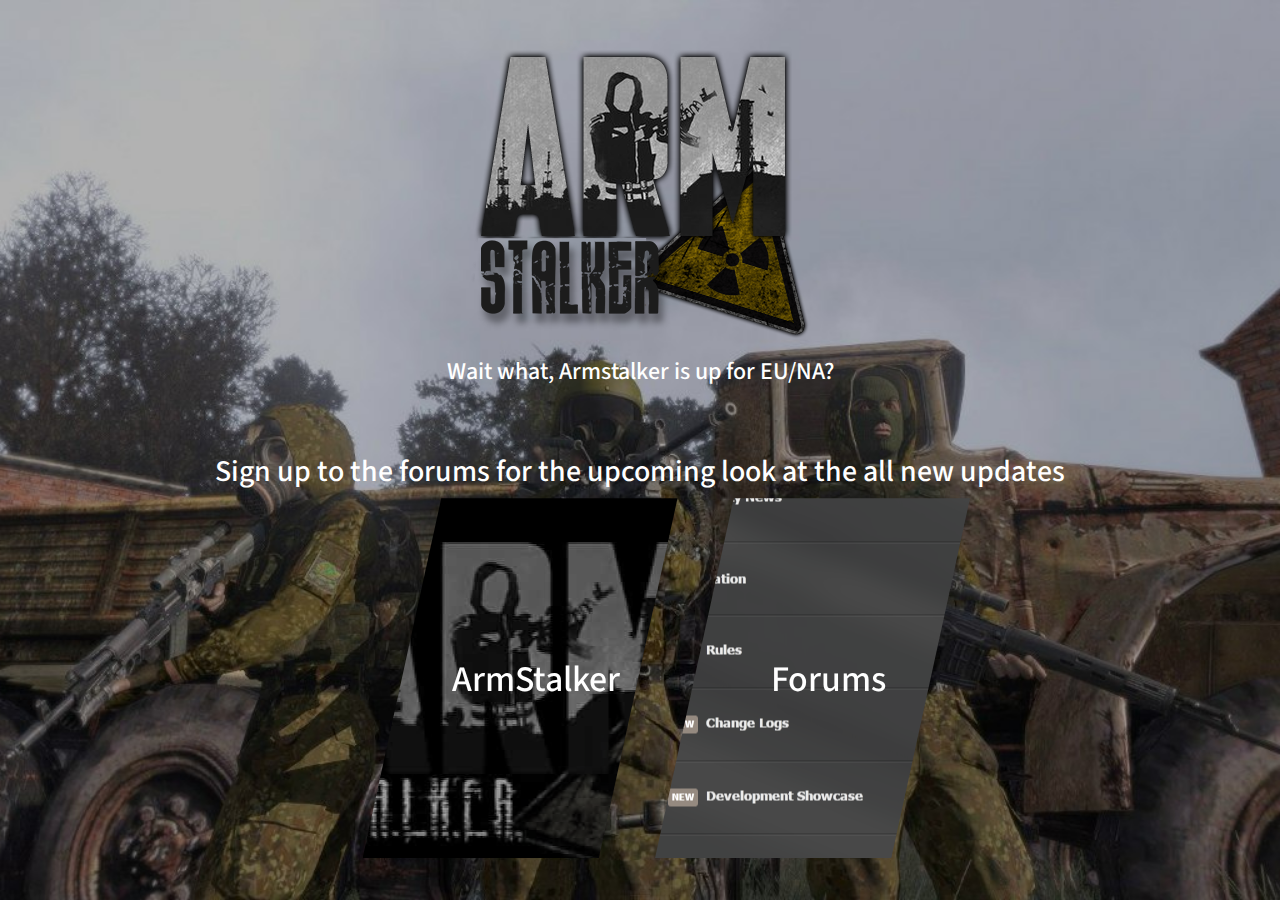
<file: index.html>
<html>
<head>
<meta content="text/html; charset=UTF-8" http-equiv="Content-Type">

		<meta charset="UTF-8">
		<meta http-equiv="x-ua-compatible" content="ie=edge">
		<meta name="viewport" content="width=device-width, initial-scale=1.0">
		<title>Armstalker - Landing Page</title>
		<link rel="stylesheet" href="bootstrap.css">
		<link rel="stylesheet" href="an.css">

		
		
	
<link media="all" href="index.css" type="text/css" rel="stylesheet">
</head>
<body>
		
		<div class="container" style="padding-top: 50px;">
			<div class="row">
				<div class="col-md-1"></div>
				<div class="col-md-10">
				<center>
					<img src="logo_lg_white.png" class="img-responsive">
					<center><h3 style="color: white;">Wait what, Armstalker is up for EU/NA?</h3></center>
				</div>
				<div class="col-md-1"></div>
			</div>
		</div>
		<br><br><br>
		<center><h2 style="color: white;">Sign up to the forums for the upcoming look at the all new updates</h2></center>
		<div id="shape-container">
			<div class="container">
				<div class="row">
					<center>

						<div class="col-md-3">
							<div class="Chevron" style=""><h1 class="modHeading"></h1></div>
						</div>
							<div class="col-md-3">
							<a href="ArmStalker/index1.html"><div class="Chevron" style="background-image: url('arma.jpg');"><h1 class="modHeading">ArmStalker</h1></div></a>
						</div>
						<div class="col-md-3">
							<a href="ArmStalker2/forums"><div class="Chevron" style="background-image: url('forums.png');"><h1 class="modHeading">Forums</h1></div></a>
						</div>
						<div class="col-md-3">
							<div class="Chevron" style=""><h1 class="modHeading"></h1></div>
						</div>
					</center>
				</div>
			</div>
		</div>
	
	
</body>
</html>
</file>
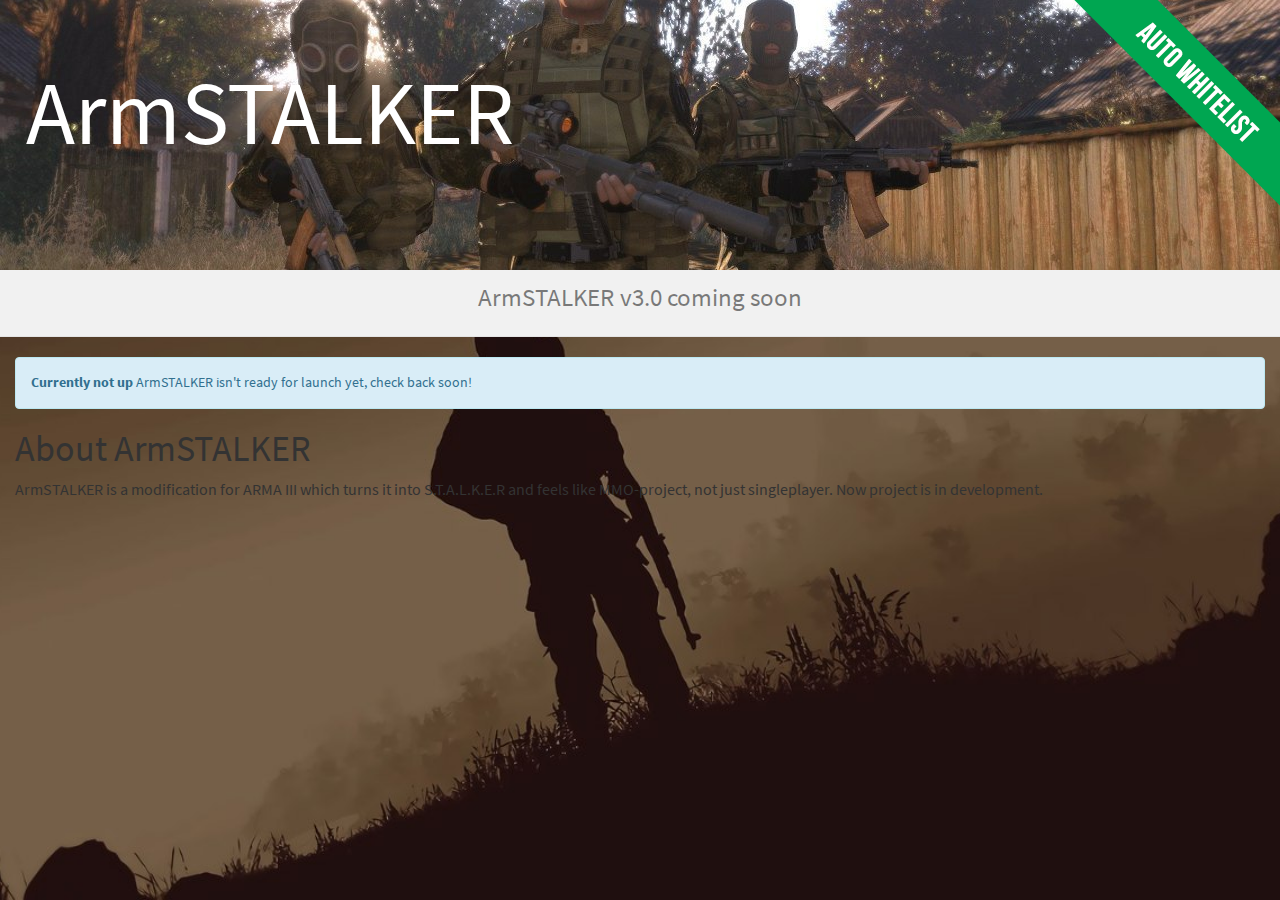
<file: ArmStalker/index1.html>
<!DOCTYPE html>
<html lang="en">
<head>
<meta content="text/html; charset=UTF-8" http-equiv="Content-Type">

    <meta charset="UTF-8">
	<meta http-equiv="x-ua-compatible" content="ie=edge">
	<meta name="viewport" content="width=device-width, initial-scale=1.0">
	<title>ArmSTALKER</title>

 
<link media="all" href="index.css" type="text/css" rel="stylesheet">
</head>
<body>
    <section id="header" style="background-image: url('taki.jpg');">
		<h1>ArmSTALKER</h1>
		<img class="ribbon" src="taki-badge.png">
	</section>
	
	<section class="call">
		<div class="container">
			<p>ArmSTALKER v3.0 coming soon</p>
		</div>
	</section>
	<br>
	<section class="content">
		<div class="container">
			<div class="alert alert-info" role="alert"><b>Currently not up</b> ArmSTALKER isn't ready for launch yet, check back soon!</div>
			<h1>About ArmSTALKER</h1>
			<p>ArmSTALKER is a modification for ARMA III which turns it into S.T.A.L.K.E.R and feels like MMO-project, not just singleplayer. Now project is in development. 
</p>
				
			<br>

    

  
</div></section></body>
</html>
</file>
<file: an.css>
@import url(https://fonts.googleapis.com/css?family=Source+Sans+Pro:400,300,700);*{font-family:'Source Sans Pro',sans-serif!important;}.vidbg{position:fixed;top:50%;left:50%;min-width:100%;min-height:100%;width:auto;height:auto;z-index:-100;-ms-transform:translateX(-50%) translateY(-50%);-moz-transform:translateX(-50%) translateY(-50%);-webkit-transform:translateX(-50%) translateY(-50%);transform:translateX(-50%) translateY(-50%);background:url(../img/taki.jpg) no-repeat;background-size:cover;}body{background:url('../img/new-bg.jpg') no-repeat center center fixed;-webkit-background-size:cover;-moz-background-size:cover;-o-background-size:cover;background-size:cover;}.Chevron{height:40%;width:120%;-webkit-clip-path:polygon(25% 0%,100% 0%,75% 100%,0% 100%);clip-path:polygon(25% 0%,100% 0%,75% 100%,0% 100%);filter:grayscale(90%);-webkit-filter:grayscale(90%);background-position:center;background-repeat:no-repeat;-moz-transition:all .2s ease-in;-o-transition:all .2s ease-in;-webkit-transition:all .2s ease-in;transition:all .2s ease-in;}.Chevron:hover{filter:grayscale(0%);-webkit-filter:grayscale(0%);}.modHeading{position:absolute;top:45%;left:55%;transform:translate(-50%,-50%);color:white!important;}.centered{position:absolute;top:50%;left:50%;transform:translate(-50%,-50%);z-index:10;}a:hover{text-decoration:none!important;}html,body,#header{padding:0px;margin:0px;width:100%;height:100%;}#header{width:100%;height:30%;min-height:30%;background-position:center;background-repeat:no-repeat;background-size:cover;}#header h1{margin:0px;padding:0px;color:white;font-size:10vh;height:100%;line-height:250%;padding-left:2%;}.call{background-color:#f1f1f1;border-bottom:1px solid #666;border-color:#e5e5e5;width:100%;padding:0px;margin:0px;font-size:25px!important;text-align:center;color:rgba(0,0,0,.5);padding-top:10px;padding-bottom:10px;}.call p{font-size:25px!important;}p{font-size:16px;}h2{margin-top:0px;padding-top:0px;}.ribbon{position:absolute;top:0;right:0;}.backButton{position:fixed;bottom:30px;right:30px;font-size:40px;}.installButtons{position:fixed;bottom:30px;left:30px;}.bs-wizard{margin-top:40px;}.bs-wizard{padding:0 0 10px 0;}.bs-wizard>.bs-wizard-step{padding:0;position:relative;}.bs-wizard>.bs-wizard-step+.bs-wizard-step{}.bs-wizard>.bs-wizard-step .bs-wizard-stepnum{color:#595959;font-size:16px;margin-bottom:5px;}.bs-wizard>.bs-wizard-step .bs-wizard-info{color:#999;font-size:14px;}.bs-wizard>.bs-wizard-step>.bs-wizard-dot{position:absolute;width:30px;height:30px;display:block;background:#0099ff;top:45px;margin-top:-15px;margin-left:-15px;border-radius:50%;}.bs-wizard>.bs-wizard-step>.bs-wizard-dot:after{content:' ';width:14px;height:14px;background:#40b9fe;border-radius:50px;position:absolute;top:8px;left:8px;}.bs-wizard>.bs-wizard-step>.progress{position:relative;border-radius:0px;height:8px;box-shadow:none;margin:20px 0;}.bs-wizard>.bs-wizard-step>.progress>.progress-bar{width:0px;box-shadow:none;background:#0099ff;}.bs-wizard>.bs-wizard-step:first-child.active>.progress>.progress-bar{width:0%;}.bs-wizard>.bs-wizard-step:first-child>.progress{}.bs-wizard>.bs-wizard-step:last-child>.bs-wizard-dot:last-child{background-color:#f5f5f5;left:100%;border-radius:0%}.bs-wizard>.bs-wizard-step:last-child>.bs-wizard-dot:last-child:after{opacity:0;}.bs-wizard>.bs-wizard-step.active .bs-wizard-stepnum{font-weight:bold}.bs-wizard>.bs-wizard-step.disabled>.bs-wizard-dot{background-color:#f5f5f5;}.bs-wizard>.bs-wizard-step.disabled>.bs-wizard-dot:after{opacity:0;}.bs-wizard>.bs-wizard-step.disabled a.bs-wizard-dot{pointer-events:none;}.bs-wizard>.bs-wizard-step.disabled .bs-wizard-stepnum{color:#d5d5d5;}.bs-wizard>.bs-wizard-step.complete>.progress>.progress-bar{width:100%;}.bs-wizard>.bs-wizard-step.complete:last-child>.bs-wizard-dot:last-child{background-color:#005A96;}.bs-wizard>.bs-wizard-step.complete:last-child>.bs-wizard-dot:last-child:after{opacity:1;}.bs-wizard>.bs-wizard-step.complete .bs-wizard-stepnum{color:#005A96;opacity:0.5;}
</file>
<file: index.css>
/* ::::: https://arma.network/css/bootstrap.css ::::: */

html { font-family: sans-serif; }
body { margin: 0px; }
audio:not([controls]) { display: none; height: 0px; }
a { background-color: transparent; }
a:active, a:hover { outline: 0px none; }
h1 { margin: 0.67em 0px; font-size: 2em; }
img { border: 0px none; }
svg:not(:root) { overflow: hidden; }
button::-moz-focus-inner, input::-moz-focus-inner { padding: 0px; border: 0px none; }
@font-face {
	font-family: "Glyphicons Halflings";
	src: url('glyphicons-halflings-regular.eot') format("embedded-opentype"), url('glyphicons-halflings-regular.woff2') format("woff2"), url('glyphicons-halflings-regular.woff') format("woff"), url('glyphicons-halflings-regular.ttf') format("truetype"), url('glyphicons-halflings-regular.svg') format("svg");
}
.glyphicon-asterisk::before { content: "*"; }
.glyphicon-plus::before { content: "+"; }
.glyphicon-euro::before, .glyphicon-eur::before { content: "€"; }
.glyphicon-minus::before { content: "−"; }
.glyphicon-cloud::before { content: "☁"; }
.glyphicon-envelope::before { content: "✉"; }
.glyphicon-pencil::before { content: "✏"; }
.glyphicon-glass::before { content: ""; }
.glyphicon-music::before { content: ""; }
.glyphicon-search::before { content: ""; }
.glyphicon-heart::before { content: ""; }
.glyphicon-star::before { content: ""; }
.glyphicon-star-empty::before { content: ""; }
.glyphicon-user::before { content: ""; }
.glyphicon-film::before { content: ""; }
.glyphicon-th-large::before { content: ""; }
.glyphicon-th::before { content: ""; }
.glyphicon-th-list::before { content: ""; }
.glyphicon-ok::before { content: ""; }
.glyphicon-remove::before { content: ""; }
.glyphicon-zoom-in::before { content: ""; }
.glyphicon-zoom-out::before { content: ""; }
.glyphicon-off::before { content: ""; }
.glyphicon-signal::before { content: ""; }
.glyphicon-cog::before { content: ""; }
.glyphicon-trash::before { content: ""; }
.glyphicon-home::before { content: ""; }
.glyphicon-file::before { content: ""; }
.glyphicon-time::before { content: ""; }
.glyphicon-road::before { content: ""; }
.glyphicon-download-alt::before { content: ""; }
.glyphicon-download::before { content: ""; }
.glyphicon-upload::before { content: ""; }
.glyphicon-inbox::before { content: ""; }
.glyphicon-play-circle::before { content: ""; }
.glyphicon-repeat::before { content: ""; }
.glyphicon-refresh::before { content: ""; }
.glyphicon-list-alt::before { content: ""; }
.glyphicon-lock::before { content: ""; }
.glyphicon-flag::before { content: ""; }
.glyphicon-headphones::before { content: ""; }
.glyphicon-volume-off::before { content: ""; }
.glyphicon-volume-down::before { content: ""; }
.glyphicon-volume-up::before { content: ""; }
.glyphicon-qrcode::before { content: ""; }
.glyphicon-barcode::before { content: ""; }
.glyphicon-tag::before { content: ""; }
.glyphicon-tags::before { content: ""; }
.glyphicon-book::before { content: ""; }
.glyphicon-bookmark::before { content: ""; }
.glyphicon-print::before { content: ""; }
.glyphicon-camera::before { content: ""; }
.glyphicon-font::before { content: ""; }
.glyphicon-bold::before { content: ""; }
.glyphicon-italic::before { content: ""; }
.glyphicon-text-height::before { content: ""; }
.glyphicon-text-width::before { content: ""; }
.glyphicon-align-left::before { content: ""; }
.glyphicon-align-center::before { content: ""; }
.glyphicon-align-right::before { content: ""; }
.glyphicon-align-justify::before { content: ""; }
.glyphicon-list::before { content: ""; }
.glyphicon-indent-left::before { content: ""; }
.glyphicon-indent-right::before { content: ""; }
.glyphicon-facetime-video::before { content: ""; }
.glyphicon-picture::before { content: ""; }
.glyphicon-map-marker::before { content: ""; }
.glyphicon-adjust::before { content: ""; }
.glyphicon-tint::before { content: ""; }
.glyphicon-edit::before { content: ""; }
.glyphicon-share::before { content: ""; }
.glyphicon-check::before { content: ""; }
.glyphicon-move::before { content: ""; }
.glyphicon-step-backward::before { content: ""; }
.glyphicon-fast-backward::before { content: ""; }
.glyphicon-backward::before { content: ""; }
.glyphicon-play::before { content: ""; }
.glyphicon-pause::before { content: ""; }
.glyphicon-stop::before { content: ""; }
.glyphicon-forward::before { content: ""; }
.glyphicon-fast-forward::before { content: ""; }
.glyphicon-step-forward::before { content: ""; }
.glyphicon-eject::before { content: ""; }
.glyphicon-chevron-left::before { content: ""; }
.glyphicon-chevron-right::before { content: ""; }
.glyphicon-plus-sign::before { content: ""; }
.glyphicon-minus-sign::before { content: ""; }
.glyphicon-remove-sign::before { content: ""; }
.glyphicon-ok-sign::before { content: ""; }
.glyphicon-question-sign::before { content: ""; }
.glyphicon-info-sign::before { content: ""; }
.glyphicon-screenshot::before { content: ""; }
.glyphicon-remove-circle::before { content: ""; }
.glyphicon-ok-circle::before { content: ""; }
.glyphicon-ban-circle::before { content: ""; }
.glyphicon-arrow-left::before { content: ""; }
.glyphicon-arrow-right::before { content: ""; }
.glyphicon-arrow-up::before { content: ""; }
.glyphicon-arrow-down::before { content: ""; }
.glyphicon-share-alt::before { content: ""; }
.glyphicon-resize-full::before { content: ""; }
.glyphicon-resize-small::before { content: ""; }
.glyphicon-exclamation-sign::before { content: ""; }
.glyphicon-gift::before { content: ""; }
.glyphicon-leaf::before { content: ""; }
.glyphicon-fire::before { content: ""; }
.glyphicon-eye-open::before { content: ""; }
.glyphicon-eye-close::before { content: ""; }
.glyphicon-warning-sign::before { content: ""; }
.glyphicon-plane::before { content: ""; }
.glyphicon-calendar::before { content: ""; }
.glyphicon-random::before { content: ""; }
.glyphicon-comment::before { content: ""; }
.glyphicon-magnet::before { content: ""; }
.glyphicon-chevron-up::before { content: ""; }
.glyphicon-chevron-down::before { content: ""; }
.glyphicon-retweet::before { content: ""; }
.glyphicon-shopping-cart::before { content: ""; }
.glyphicon-folder-close::before { content: ""; }
.glyphicon-folder-open::before { content: ""; }
.glyphicon-resize-vertical::before { content: ""; }
.glyphicon-resize-horizontal::before { content: ""; }
.glyphicon-hdd::before { content: ""; }
.glyphicon-bullhorn::before { content: ""; }
.glyphicon-bell::before { content: ""; }
.glyphicon-certificate::before { content: ""; }
.glyphicon-thumbs-up::before { content: ""; }
.glyphicon-thumbs-down::before { content: ""; }
.glyphicon-hand-right::before { content: ""; }
.glyphicon-hand-left::before { content: ""; }
.glyphicon-hand-up::before { content: ""; }
.glyphicon-hand-down::before { content: ""; }
.glyphicon-circle-arrow-right::before { content: ""; }
.glyphicon-circle-arrow-left::before { content: ""; }
.glyphicon-circle-arrow-up::before { content: ""; }
.glyphicon-circle-arrow-down::before { content: ""; }
.glyphicon-globe::before { content: ""; }
.glyphicon-wrench::before { content: ""; }
.glyphicon-tasks::before { content: ""; }
.glyphicon-filter::before { content: ""; }
.glyphicon-briefcase::before { content: ""; }
.glyphicon-fullscreen::before { content: ""; }
.glyphicon-dashboard::before { content: ""; }
.glyphicon-paperclip::before { content: ""; }
.glyphicon-heart-empty::before { content: ""; }
.glyphicon-link::before { content: ""; }
.glyphicon-phone::before { content: ""; }
.glyphicon-pushpin::before { content: ""; }
.glyphicon-usd::before { content: ""; }
.glyphicon-gbp::before { content: ""; }
.glyphicon-sort::before { content: ""; }
.glyphicon-sort-by-alphabet::before { content: ""; }
.glyphicon-sort-by-alphabet-alt::before { content: ""; }
.glyphicon-sort-by-order::before { content: ""; }
.glyphicon-sort-by-order-alt::before { content: ""; }
.glyphicon-sort-by-attributes::before { content: ""; }
.glyphicon-sort-by-attributes-alt::before { content: ""; }
.glyphicon-unchecked::before { content: ""; }
.glyphicon-expand::before { content: ""; }
.glyphicon-collapse-down::before { content: ""; }
.glyphicon-collapse-up::before { content: ""; }
.glyphicon-log-in::before { content: ""; }
.glyphicon-flash::before { content: ""; }
.glyphicon-log-out::before { content: ""; }
.glyphicon-new-window::before { content: ""; }
.glyphicon-record::before { content: ""; }
.glyphicon-save::before { content: ""; }
.glyphicon-open::before { content: ""; }
.glyphicon-saved::before { content: ""; }
.glyphicon-import::before { content: ""; }
.glyphicon-export::before { content: ""; }
.glyphicon-send::before { content: ""; }
.glyphicon-floppy-disk::before { content: ""; }
.glyphicon-floppy-saved::before { content: ""; }
.glyphicon-floppy-remove::before { content: ""; }
.glyphicon-floppy-save::before { content: ""; }
.glyphicon-floppy-open::before { content: ""; }
.glyphicon-credit-card::before { content: ""; }
.glyphicon-transfer::before { content: ""; }
.glyphicon-cutlery::before { content: ""; }
.glyphicon-header::before { content: ""; }
.glyphicon-compressed::before { content: ""; }
.glyphicon-earphone::before { content: ""; }
.glyphicon-phone-alt::before { content: ""; }
.glyphicon-tower::before { content: ""; }
.glyphicon-stats::before { content: ""; }
.glyphicon-sd-video::before { content: ""; }
.glyphicon-hd-video::before { content: ""; }
.glyphicon-subtitles::before { content: ""; }
.glyphicon-sound-stereo::before { content: ""; }
.glyphicon-sound-dolby::before { content: ""; }
.glyphicon-sound-5-1::before { content: ""; }
.glyphicon-sound-6-1::before { content: ""; }
.glyphicon-sound-7-1::before { content: ""; }
.glyphicon-copyright-mark::before { content: ""; }
.glyphicon-registration-mark::before { content: ""; }
.glyphicon-cloud-download::before { content: ""; }
.glyphicon-cloud-upload::before { content: ""; }
.glyphicon-tree-conifer::before { content: ""; }
.glyphicon-tree-deciduous::before { content: ""; }
.glyphicon-cd::before { content: ""; }
.glyphicon-save-file::before { content: ""; }
.glyphicon-open-file::before { content: ""; }
.glyphicon-level-up::before { content: ""; }
.glyphicon-copy::before { content: ""; }
.glyphicon-paste::before { content: ""; }
.glyphicon-alert::before { content: ""; }
.glyphicon-equalizer::before { content: ""; }
.glyphicon-king::before { content: ""; }
.glyphicon-queen::before { content: ""; }
.glyphicon-pawn::before { content: ""; }
.glyphicon-bishop::before { content: ""; }
.glyphicon-knight::before { content: ""; }
.glyphicon-baby-formula::before { content: ""; }
.glyphicon-tent::before { content: "⛺"; }
.glyphicon-blackboard::before { content: ""; }
.glyphicon-bed::before { content: ""; }
.glyphicon-apple::before { content: ""; }
.glyphicon-erase::before { content: ""; }
.glyphicon-hourglass::before { content: "⌛"; }
.glyphicon-lamp::before { content: ""; }
.glyphicon-duplicate::before { content: ""; }
.glyphicon-piggy-bank::before { content: ""; }
.glyphicon-scissors::before { content: ""; }
.glyphicon-bitcoin::before { content: ""; }
.glyphicon-btc::before { content: ""; }
.glyphicon-xbt::before { content: ""; }
.glyphicon-yen::before { content: "¥"; }
.glyphicon-jpy::before { content: "¥"; }
.glyphicon-ruble::before { content: "₽"; }
.glyphicon-rub::before { content: "₽"; }
.glyphicon-scale::before { content: ""; }
.glyphicon-ice-lolly::before { content: ""; }
.glyphicon-ice-lolly-tasted::before { content: ""; }
.glyphicon-education::before { content: ""; }
.glyphicon-option-horizontal::before { content: ""; }
.glyphicon-option-vertical::before { content: ""; }
.glyphicon-menu-hamburger::before { content: ""; }
.glyphicon-modal-window::before { content: ""; }
.glyphicon-oil::before { content: ""; }
.glyphicon-grain::before { content: ""; }
.glyphicon-sunglasses::before { content: ""; }
.glyphicon-text-size::before { content: ""; }
.glyphicon-text-color::before { content: ""; }
.glyphicon-text-background::before { content: ""; }
.glyphicon-object-align-top::before { content: ""; }
.glyphicon-object-align-bottom::before { content: ""; }
.glyphicon-object-align-horizontal::before { content: ""; }
.glyphicon-object-align-left::before { content: ""; }
.glyphicon-object-align-vertical::before { content: ""; }
.glyphicon-object-align-right::before { content: ""; }
.glyphicon-triangle-right::before { content: ""; }
.glyphicon-triangle-left::before { content: ""; }
.glyphicon-triangle-bottom::before { content: ""; }
.glyphicon-triangle-top::before { content: ""; }
.glyphicon-console::before { content: ""; }
.glyphicon-superscript::before { content: ""; }
.glyphicon-subscript::before { content: ""; }
.glyphicon-menu-left::before { content: ""; }
.glyphicon-menu-right::before { content: ""; }
.glyphicon-menu-down::before { content: ""; }
.glyphicon-menu-up::before { content: ""; }
* { box-sizing: border-box; }
*::before, *::after { box-sizing: border-box; }
html { font-size: 10px; }
body { font-family: "Helvetica Neue",Helvetica,Arial,sans-serif; font-size: 14px; line-height: 1.42857; color: rgb(51, 51, 51); background-color: rgb(255, 255, 255); }
a { color: rgb(51, 122, 183); text-decoration: none; }
a:hover, a:focus { color: rgb(35, 82, 124); text-decoration: underline; }
a:focus { outline: thin dotted; outline-offset: -2px; }
img { vertical-align: middle; }
.img-responsive, .thumbnail > img, .thumbnail a > img, .carousel-inner > .item > img, .carousel-inner > .item > a > img { display: block; max-width: 100%; height: auto; }
h1, h2, h3, h4, h5, h6, .h1, .h2, .h3, .h4, .h5, .h6 { font-family: inherit; font-weight: 500; line-height: 1.1; color: inherit; }
h1, .h1, h2, .h2, h3, .h3 { margin-top: 20px; margin-bottom: 10px; }
h1, .h1 { font-size: 36px; }
h2, .h2 { font-size: 30px; }
h3, .h3 { font-size: 24px; }
p { margin: 0px 0px 10px; }
blockquote footer::before, blockquote small::before, blockquote .small::before { content: "— "; }
.blockquote-reverse footer::before, blockquote.pull-right footer::before, .blockquote-reverse small::before, blockquote.pull-right small::before, .blockquote-reverse .small::before, blockquote.pull-right .small::before { content: ""; }
.blockquote-reverse footer::after, blockquote.pull-right footer::after, .blockquote-reverse small::after, blockquote.pull-right small::after, .blockquote-reverse .small::after, blockquote.pull-right .small::after { content: " —"; }
.container { padding-right: 15px; padding-left: 15px; margin-right: auto; margin-left: auto; }
.row { margin-right: -15px; margin-left: -15px; }
.col-xs-1, .col-sm-1, .col-md-1, .col-lg-1, .col-xs-2, .col-sm-2, .col-md-2, .col-lg-2, .col-xs-3, .col-sm-3, .col-md-3, .col-lg-3, .col-xs-4, .col-sm-4, .col-md-4, .col-lg-4, .col-xs-5, .col-sm-5, .col-md-5, .col-lg-5, .col-xs-6, .col-sm-6, .col-md-6, .col-lg-6, .col-xs-7, .col-sm-7, .col-md-7, .col-lg-7, .col-xs-8, .col-sm-8, .col-md-8, .col-lg-8, .col-xs-9, .col-sm-9, .col-md-9, .col-lg-9, .col-xs-10, .col-sm-10, .col-md-10, .col-lg-10, .col-xs-11, .col-sm-11, .col-md-11, .col-lg-11, .col-xs-12, .col-sm-12, .col-md-12, .col-lg-12 { position: relative; min-height: 1px; padding-right: 15px; padding-left: 15px; }
.table-striped > tbody > tr:nth-of-type(2n+1) { background-color: rgb(249, 249, 249); }
@media screen and (max-width: 767px) {
}
.form-control::-moz-placeholder { color: rgb(153, 153, 153); opacity: 1; }
@media not all {
}
.btn-group > .btn:not(:first-child):not(:last-child):not(.dropdown-toggle) { border-radius: 0px; }
.btn-group > .btn:first-child:not(:last-child):not(.dropdown-toggle) { border-top-right-radius: 0px; border-bottom-right-radius: 0px; }
.btn-group > .btn:last-child:not(:first-child), .btn-group > .dropdown-toggle:not(:first-child) { border-top-left-radius: 0px; border-bottom-left-radius: 0px; }
.btn-group > .btn-group:not(:first-child):not(:last-child) > .btn { border-radius: 0px; }
.btn-group > .btn-group:first-child:not(:last-child) > .btn:last-child, .btn-group > .btn-group:first-child:not(:last-child) > .dropdown-toggle { border-top-right-radius: 0px; border-bottom-right-radius: 0px; }
.btn-group > .btn-group:last-child:not(:first-child) > .btn:first-child { border-top-left-radius: 0px; border-bottom-left-radius: 0px; }
.btn-group-vertical > .btn:not(:first-child):not(:last-child) { border-radius: 0px; }
.btn-group-vertical > .btn:first-child:not(:last-child) { border-radius: 4px 4px 0px 0px; }
.btn-group-vertical > .btn:last-child:not(:first-child) { border-radius: 0px 0px 4px 4px; }
.btn-group-vertical > .btn-group:not(:first-child):not(:last-child) > .btn { border-radius: 0px; }
.btn-group-vertical > .btn-group:first-child:not(:last-child) > .btn:last-child, .btn-group-vertical > .btn-group:first-child:not(:last-child) > .dropdown-toggle { border-bottom-right-radius: 0px; border-bottom-left-radius: 0px; }
.btn-group-vertical > .btn-group:last-child:not(:first-child) > .btn:first-child { border-top-left-radius: 0px; border-top-right-radius: 0px; }
.input-group-addon:not(:first-child):not(:last-child), .input-group-btn:not(:first-child):not(:last-child), .input-group .form-control:not(:first-child):not(:last-child) { border-radius: 0px; }
.input-group .form-control:first-child, .input-group-addon:first-child, .input-group-btn:first-child > .btn, .input-group-btn:first-child > .btn-group > .btn, .input-group-btn:first-child > .dropdown-toggle, .input-group-btn:last-child > .btn:not(:last-child):not(.dropdown-toggle), .input-group-btn:last-child > .btn-group:not(:last-child) > .btn { border-top-right-radius: 0px; border-bottom-right-radius: 0px; }
.input-group .form-control:last-child, .input-group-addon:last-child, .input-group-btn:last-child > .btn, .input-group-btn:last-child > .btn-group > .btn, .input-group-btn:last-child > .dropdown-toggle, .input-group-btn:first-child > .btn:not(:first-child), .input-group-btn:first-child > .btn-group:not(:first-child) > .btn { border-top-left-radius: 0px; border-bottom-left-radius: 0px; }
.breadcrumb > li + li::before { padding: 0px 5px; color: rgb(204, 204, 204); content: "/ "; }
@media screen and (min-width: 768px) {
}
.popover > .arrow, .popover > .arrow::after { position: absolute; display: block; width: 0px; height: 0px; border-color: transparent; border-style: solid; }
.popover > .arrow::after { content: ""; border-width: 10px; }
.popover.top > .arrow::after { bottom: 1px; margin-left: -10px; content: " "; border-top-color: rgb(255, 255, 255); border-bottom-width: 0px; }
.popover.right > .arrow::after { bottom: -10px; left: 1px; content: " "; border-right-color: rgb(255, 255, 255); border-left-width: 0px; }
.popover.bottom > .arrow::after { top: 1px; margin-left: -10px; content: " "; border-top-width: 0px; border-bottom-color: rgb(255, 255, 255); }
.popover.left > .arrow::after { right: 1px; bottom: -10px; content: " "; border-right-width: 0px; border-left-color: rgb(255, 255, 255); }
@media not all, (-webkit-transform-3d) {
}
.carousel-control .icon-prev::before { content: "‹"; }
.carousel-control .icon-next::before { content: "›"; }
@media screen and (min-width: 768px) {
}
.clearfix::before, .clearfix::after, .dl-horizontal dd::before, .dl-horizontal dd::after, .container::before, .container::after, .container-fluid::before, .container-fluid::after, .row::before, .row::after, .form-horizontal .form-group::before, .form-horizontal .form-group::after, .btn-toolbar::before, .btn-toolbar::after, .btn-group-vertical > .btn-group::before, .btn-group-vertical > .btn-group::after, .nav::before, .nav::after, .navbar::before, .navbar::after, .navbar-header::before, .navbar-header::after, .navbar-collapse::before, .navbar-collapse::after, .pager::before, .pager::after, .panel-body::before, .panel-body::after, .modal-header::before, .modal-header::after, .modal-footer::before, .modal-footer::after { display: table; content: " "; }
.clearfix::after, .dl-horizontal dd::after, .container::after, .container-fluid::after, .row::after, .form-horizontal .form-group::after, .btn-toolbar::after, .btn-group-vertical > .btn-group::after, .nav::after, .navbar::after, .navbar-header::after, .navbar-collapse::after, .pager::after, .panel-body::after, .modal-header::after, .modal-footer::after { clear: both; }
/* ::::: https://arma.network/css/an.css?1 ::::: */

/* ::::: https://fonts.googleapis.com/css?family=Source+Sans+Pro:400,300,700 ::::: */

@font-face {
	font-family: "Source Sans Pro";
	font-style: normal;
	font-weight: 300;
	src: local("Source Sans Pro Light"), local("SourceSansPro-Light"), url('toadocfmlt9b38dhjxobgd_j0nmib9fphg_k1wdk2h0.woff2') format("woff2");
	unicode-range: U+102-103, U+1EA0-1EF9, U+20AB;
}
@font-face {
	font-family: "Source Sans Pro";
	font-style: normal;
	font-weight: 300;
	src: local("Source Sans Pro Light"), local("SourceSansPro-Light"), url('toadocfmlt9b38dhjxobgdrvvbvqic1z78c__uobcyi.woff2') format("woff2");
	unicode-range: U+100-24F, U+1E00-1EFF, U+20A0-20AB, U+20AD-20CF, U+2C60-2C7F, U+A720-A7FF;
}
@font-face {
	font-family: "Source Sans Pro";
	font-style: normal;
	font-weight: 300;
	src: local("Source Sans Pro Light"), local("SourceSansPro-Light"), url('toadocfmlt9b38dhjxobgoode0-eumky--tsyexeing.woff2') format("woff2");
	unicode-range: U+0-FF, U+131, U+152-153, U+2C6, U+2DA, U+2DC, U+2000-206F, U+2074, U+20AC, U+2212, U+2215, U+E0FF, U+EFFD, U+F000;
}
@font-face {
	font-family: "Source Sans Pro";
	font-style: normal;
	font-weight: 400;
	src: local("Source Sans Pro"), local("SourceSansPro-Regular"), url('odeli1ahbydbqgeiah2zlnoahfn6bivsraykjhverhy.woff2') format("woff2");
	unicode-range: U+102-103, U+1EA0-1EF9, U+20AB;
}
@font-face {
	font-family: "Source Sans Pro";
	font-style: normal;
	font-weight: 400;
	src: local("Source Sans Pro"), local("SourceSansPro-Regular"), url('odeli1ahbydbqgeiah2zlc2q8seg17bfdxyr_jusrzg.woff2') format("woff2");
	unicode-range: U+100-24F, U+1E00-1EFF, U+20A0-20AB, U+20AD-20CF, U+2C60-2C7F, U+A720-A7FF;
}
@font-face {
	font-family: "Source Sans Pro";
	font-style: normal;
	font-weight: 400;
	src: local("Source Sans Pro"), local("SourceSansPro-Regular"), url('odeli1ahbydbqgeiah2zlnv_2ngz8dmf8flgjyeouxg.woff2') format("woff2");
	unicode-range: U+0-FF, U+131, U+152-153, U+2C6, U+2DA, U+2DC, U+2000-206F, U+2074, U+20AC, U+2212, U+2215, U+E0FF, U+EFFD, U+F000;
}
@font-face {
	font-family: "Source Sans Pro";
	font-style: normal;
	font-weight: 700;
	src: local("Source Sans Pro Bold"), local("SourceSansPro-Bold"), url('toadocfmlt9b38dhjxobgdovqjs_dxpzszo_xltpdng.woff2') format("woff2");
	unicode-range: U+102-103, U+1EA0-1EF9, U+20AB;
}
@font-face {
	font-family: "Source Sans Pro";
	font-style: normal;
	font-weight: 700;
	src: local("Source Sans Pro Bold"), local("SourceSansPro-Bold"), url('toadocfmlt9b38dhjxobgfxe-gpfkkfmixaj_q0gfr8.woff2') format("woff2");
	unicode-range: U+100-24F, U+1E00-1EFF, U+20A0-20AB, U+20AD-20CF, U+2C60-2C7F, U+A720-A7FF;
}
@font-face {
	font-family: "Source Sans Pro";
	font-style: normal;
	font-weight: 700;
	src: local("Source Sans Pro Bold"), local("SourceSansPro-Bold"), url('toadocfmlt9b38dhjxobgeo0as1bfrxtcdhs66znb_k.woff2') format("woff2");
	unicode-range: U+0-FF, U+131, U+152-153, U+2C6, U+2DA, U+2DC, U+2000-206F, U+2074, U+20AC, U+2212, U+2215, U+E0FF, U+EFFD, U+F000;
}
* { font-family: "Source Sans Pro",sans-serif ! important; }
body { background: transparent url('new-bg.jpg') no-repeat fixed center center / cover ; }
.Chevron { height: 40%; width: 120%; filter: grayscale(90%); background-position: center center; background-repeat: no-repeat; transition: all 0.2s ease-in 0s; }
.Chevron:hover { filter: grayscale(0%); }
.modHeading { position: absolute; top: 45%; left: 55%; transform: translate(-50%, -50%); color: white ! important; }
a:hover { text-decoration: none ! important; }
html, body, #header { padding: 0px; margin: 0px; width: 100%; height: 100%; }
p { font-size: 16px; }
h2 { margin-top: 0px; padding-top: 0px; }
.bs-wizard > .bs-wizard-step > .bs-wizard-dot::after { content: " "; width: 14px; height: 14px; background: rgb(64, 185, 254) none repeat scroll 0% 0%; border-radius: 50px; position: absolute; top: 8px; left: 8px; }
.bs-wizard > .bs-wizard-step:last-child > .bs-wizard-dot:last-child::after { opacity: 0; }
.bs-wizard > .bs-wizard-step.disabled > .bs-wizard-dot::after { opacity: 0; }
.bs-wizard > .bs-wizard-step.complete:last-child > .bs-wizard-dot:last-child::after { opacity: 1; }
</file>
<file: ArmStalker/index.css>
/* ::::: https://arma.network/css/bootstrap.css ::::: */

html { font-family: sans-serif; }
body { margin: 0px; }
article, aside, details, figcaption, figure, footer, header, hgroup, main, menu, nav, section, summary { display: block; }
audio:not([controls]) { display: none; height: 0px; }
b, strong { font-weight: bold; }
h1 { margin: 0.67em 0px; font-size: 2em; }
img { border: 0px none; }
svg:not(:root) { overflow: hidden; }
button::-moz-focus-inner, input::-moz-focus-inner { padding: 0px; border: 0px none; }
@font-face {
	font-family: "Glyphicons Halflings";
	src: url('glyphicons-halflings-regular.eot') format("embedded-opentype"), url('glyphicons-halflings-regular.woff2') format("woff2"), url('glyphicons-halflings-regular.woff') format("woff"), url('glyphicons-halflings-regular.ttf') format("truetype"), url('glyphicons-halflings-regular.svg') format("svg");
}
.glyphicon-asterisk::before { content: "*"; }
.glyphicon-plus::before { content: "+"; }
.glyphicon-euro::before, .glyphicon-eur::before { content: "€"; }
.glyphicon-minus::before { content: "−"; }
.glyphicon-cloud::before { content: "☁"; }
.glyphicon-envelope::before { content: "✉"; }
.glyphicon-pencil::before { content: "✏"; }
.glyphicon-glass::before { content: ""; }
.glyphicon-music::before { content: ""; }
.glyphicon-search::before { content: ""; }
.glyphicon-heart::before { content: ""; }
.glyphicon-star::before { content: ""; }
.glyphicon-star-empty::before { content: ""; }
.glyphicon-user::before { content: ""; }
.glyphicon-film::before { content: ""; }
.glyphicon-th-large::before { content: ""; }
.glyphicon-th::before { content: ""; }
.glyphicon-th-list::before { content: ""; }
.glyphicon-ok::before { content: ""; }
.glyphicon-remove::before { content: ""; }
.glyphicon-zoom-in::before { content: ""; }
.glyphicon-zoom-out::before { content: ""; }
.glyphicon-off::before { content: ""; }
.glyphicon-signal::before { content: ""; }
.glyphicon-cog::before { content: ""; }
.glyphicon-trash::before { content: ""; }
.glyphicon-home::before { content: ""; }
.glyphicon-file::before { content: ""; }
.glyphicon-time::before { content: ""; }
.glyphicon-road::before { content: ""; }
.glyphicon-download-alt::before { content: ""; }
.glyphicon-download::before { content: ""; }
.glyphicon-upload::before { content: ""; }
.glyphicon-inbox::before { content: ""; }
.glyphicon-play-circle::before { content: ""; }
.glyphicon-repeat::before { content: ""; }
.glyphicon-refresh::before { content: ""; }
.glyphicon-list-alt::before { content: ""; }
.glyphicon-lock::before { content: ""; }
.glyphicon-flag::before { content: ""; }
.glyphicon-headphones::before { content: ""; }
.glyphicon-volume-off::before { content: ""; }
.glyphicon-volume-down::before { content: ""; }
.glyphicon-volume-up::before { content: ""; }
.glyphicon-qrcode::before { content: ""; }
.glyphicon-barcode::before { content: ""; }
.glyphicon-tag::before { content: ""; }
.glyphicon-tags::before { content: ""; }
.glyphicon-book::before { content: ""; }
.glyphicon-bookmark::before { content: ""; }
.glyphicon-print::before { content: ""; }
.glyphicon-camera::before { content: ""; }
.glyphicon-font::before { content: ""; }
.glyphicon-bold::before { content: ""; }
.glyphicon-italic::before { content: ""; }
.glyphicon-text-height::before { content: ""; }
.glyphicon-text-width::before { content: ""; }
.glyphicon-align-left::before { content: ""; }
.glyphicon-align-center::before { content: ""; }
.glyphicon-align-right::before { content: ""; }
.glyphicon-align-justify::before { content: ""; }
.glyphicon-list::before { content: ""; }
.glyphicon-indent-left::before { content: ""; }
.glyphicon-indent-right::before { content: ""; }
.glyphicon-facetime-video::before { content: ""; }
.glyphicon-picture::before { content: ""; }
.glyphicon-map-marker::before { content: ""; }
.glyphicon-adjust::before { content: ""; }
.glyphicon-tint::before { content: ""; }
.glyphicon-edit::before { content: ""; }
.glyphicon-share::before { content: ""; }
.glyphicon-check::before { content: ""; }
.glyphicon-move::before { content: ""; }
.glyphicon-step-backward::before { content: ""; }
.glyphicon-fast-backward::before { content: ""; }
.glyphicon-backward::before { content: ""; }
.glyphicon-play::before { content: ""; }
.glyphicon-pause::before { content: ""; }
.glyphicon-stop::before { content: ""; }
.glyphicon-forward::before { content: ""; }
.glyphicon-fast-forward::before { content: ""; }
.glyphicon-step-forward::before { content: ""; }
.glyphicon-eject::before { content: ""; }
.glyphicon-chevron-left::before { content: ""; }
.glyphicon-chevron-right::before { content: ""; }
.glyphicon-plus-sign::before { content: ""; }
.glyphicon-minus-sign::before { content: ""; }
.glyphicon-remove-sign::before { content: ""; }
.glyphicon-ok-sign::before { content: ""; }
.glyphicon-question-sign::before { content: ""; }
.glyphicon-info-sign::before { content: ""; }
.glyphicon-screenshot::before { content: ""; }
.glyphicon-remove-circle::before { content: ""; }
.glyphicon-ok-circle::before { content: ""; }
.glyphicon-ban-circle::before { content: ""; }
.glyphicon-arrow-left::before { content: ""; }
.glyphicon-arrow-right::before { content: ""; }
.glyphicon-arrow-up::before { content: ""; }
.glyphicon-arrow-down::before { content: ""; }
.glyphicon-share-alt::before { content: ""; }
.glyphicon-resize-full::before { content: ""; }
.glyphicon-resize-small::before { content: ""; }
.glyphicon-exclamation-sign::before { content: ""; }
.glyphicon-gift::before { content: ""; }
.glyphicon-leaf::before { content: ""; }
.glyphicon-fire::before { content: ""; }
.glyphicon-eye-open::before { content: ""; }
.glyphicon-eye-close::before { content: ""; }
.glyphicon-warning-sign::before { content: ""; }
.glyphicon-plane::before { content: ""; }
.glyphicon-calendar::before { content: ""; }
.glyphicon-random::before { content: ""; }
.glyphicon-comment::before { content: ""; }
.glyphicon-magnet::before { content: ""; }
.glyphicon-chevron-up::before { content: ""; }
.glyphicon-chevron-down::before { content: ""; }
.glyphicon-retweet::before { content: ""; }
.glyphicon-shopping-cart::before { content: ""; }
.glyphicon-folder-close::before { content: ""; }
.glyphicon-folder-open::before { content: ""; }
.glyphicon-resize-vertical::before { content: ""; }
.glyphicon-resize-horizontal::before { content: ""; }
.glyphicon-hdd::before { content: ""; }
.glyphicon-bullhorn::before { content: ""; }
.glyphicon-bell::before { content: ""; }
.glyphicon-certificate::before { content: ""; }
.glyphicon-thumbs-up::before { content: ""; }
.glyphicon-thumbs-down::before { content: ""; }
.glyphicon-hand-right::before { content: ""; }
.glyphicon-hand-left::before { content: ""; }
.glyphicon-hand-up::before { content: ""; }
.glyphicon-hand-down::before { content: ""; }
.glyphicon-circle-arrow-right::before { content: ""; }
.glyphicon-circle-arrow-left::before { content: ""; }
.glyphicon-circle-arrow-up::before { content: ""; }
.glyphicon-circle-arrow-down::before { content: ""; }
.glyphicon-globe::before { content: ""; }
.glyphicon-wrench::before { content: ""; }
.glyphicon-tasks::before { content: ""; }
.glyphicon-filter::before { content: ""; }
.glyphicon-briefcase::before { content: ""; }
.glyphicon-fullscreen::before { content: ""; }
.glyphicon-dashboard::before { content: ""; }
.glyphicon-paperclip::before { content: ""; }
.glyphicon-heart-empty::before { content: ""; }
.glyphicon-link::before { content: ""; }
.glyphicon-phone::before { content: ""; }
.glyphicon-pushpin::before { content: ""; }
.glyphicon-usd::before { content: ""; }
.glyphicon-gbp::before { content: ""; }
.glyphicon-sort::before { content: ""; }
.glyphicon-sort-by-alphabet::before { content: ""; }
.glyphicon-sort-by-alphabet-alt::before { content: ""; }
.glyphicon-sort-by-order::before { content: ""; }
.glyphicon-sort-by-order-alt::before { content: ""; }
.glyphicon-sort-by-attributes::before { content: ""; }
.glyphicon-sort-by-attributes-alt::before { content: ""; }
.glyphicon-unchecked::before { content: ""; }
.glyphicon-expand::before { content: ""; }
.glyphicon-collapse-down::before { content: ""; }
.glyphicon-collapse-up::before { content: ""; }
.glyphicon-log-in::before { content: ""; }
.glyphicon-flash::before { content: ""; }
.glyphicon-log-out::before { content: ""; }
.glyphicon-new-window::before { content: ""; }
.glyphicon-record::before { content: ""; }
.glyphicon-save::before { content: ""; }
.glyphicon-open::before { content: ""; }
.glyphicon-saved::before { content: ""; }
.glyphicon-import::before { content: ""; }
.glyphicon-export::before { content: ""; }
.glyphicon-send::before { content: ""; }
.glyphicon-floppy-disk::before { content: ""; }
.glyphicon-floppy-saved::before { content: ""; }
.glyphicon-floppy-remove::before { content: ""; }
.glyphicon-floppy-save::before { content: ""; }
.glyphicon-floppy-open::before { content: ""; }
.glyphicon-credit-card::before { content: ""; }
.glyphicon-transfer::before { content: ""; }
.glyphicon-cutlery::before { content: ""; }
.glyphicon-header::before { content: ""; }
.glyphicon-compressed::before { content: ""; }
.glyphicon-earphone::before { content: ""; }
.glyphicon-phone-alt::before { content: ""; }
.glyphicon-tower::before { content: ""; }
.glyphicon-stats::before { content: ""; }
.glyphicon-sd-video::before { content: ""; }
.glyphicon-hd-video::before { content: ""; }
.glyphicon-subtitles::before { content: ""; }
.glyphicon-sound-stereo::before { content: ""; }
.glyphicon-sound-dolby::before { content: ""; }
.glyphicon-sound-5-1::before { content: ""; }
.glyphicon-sound-6-1::before { content: ""; }
.glyphicon-sound-7-1::before { content: ""; }
.glyphicon-copyright-mark::before { content: ""; }
.glyphicon-registration-mark::before { content: ""; }
.glyphicon-cloud-download::before { content: ""; }
.glyphicon-cloud-upload::before { content: ""; }
.glyphicon-tree-conifer::before { content: ""; }
.glyphicon-tree-deciduous::before { content: ""; }
.glyphicon-cd::before { content: ""; }
.glyphicon-save-file::before { content: ""; }
.glyphicon-open-file::before { content: ""; }
.glyphicon-level-up::before { content: ""; }
.glyphicon-copy::before { content: ""; }
.glyphicon-paste::before { content: ""; }
.glyphicon-alert::before { content: ""; }
.glyphicon-equalizer::before { content: ""; }
.glyphicon-king::before { content: ""; }
.glyphicon-queen::before { content: ""; }
.glyphicon-pawn::before { content: ""; }
.glyphicon-bishop::before { content: ""; }
.glyphicon-knight::before { content: ""; }
.glyphicon-baby-formula::before { content: ""; }
.glyphicon-tent::before { content: "⛺"; }
.glyphicon-blackboard::before { content: ""; }
.glyphicon-bed::before { content: ""; }
.glyphicon-apple::before { content: ""; }
.glyphicon-erase::before { content: ""; }
.glyphicon-hourglass::before { content: "⌛"; }
.glyphicon-lamp::before { content: ""; }
.glyphicon-duplicate::before { content: ""; }
.glyphicon-piggy-bank::before { content: ""; }
.glyphicon-scissors::before { content: ""; }
.glyphicon-bitcoin::before { content: ""; }
.glyphicon-btc::before { content: ""; }
.glyphicon-xbt::before { content: ""; }
.glyphicon-yen::before { content: "¥"; }
.glyphicon-jpy::before { content: "¥"; }
.glyphicon-ruble::before { content: "₽"; }
.glyphicon-rub::before { content: "₽"; }
.glyphicon-scale::before { content: ""; }
.glyphicon-ice-lolly::before { content: ""; }
.glyphicon-ice-lolly-tasted::before { content: ""; }
.glyphicon-education::before { content: ""; }
.glyphicon-option-horizontal::before { content: ""; }
.glyphicon-option-vertical::before { content: ""; }
.glyphicon-menu-hamburger::before { content: ""; }
.glyphicon-modal-window::before { content: ""; }
.glyphicon-oil::before { content: ""; }
.glyphicon-grain::before { content: ""; }
.glyphicon-sunglasses::before { content: ""; }
.glyphicon-text-size::before { content: ""; }
.glyphicon-text-color::before { content: ""; }
.glyphicon-text-background::before { content: ""; }
.glyphicon-object-align-top::before { content: ""; }
.glyphicon-object-align-bottom::before { content: ""; }
.glyphicon-object-align-horizontal::before { content: ""; }
.glyphicon-object-align-left::before { content: ""; }
.glyphicon-object-align-vertical::before { content: ""; }
.glyphicon-object-align-right::before { content: ""; }
.glyphicon-triangle-right::before { content: ""; }
.glyphicon-triangle-left::before { content: ""; }
.glyphicon-triangle-bottom::before { content: ""; }
.glyphicon-triangle-top::before { content: ""; }
.glyphicon-console::before { content: ""; }
.glyphicon-superscript::before { content: ""; }
.glyphicon-subscript::before { content: ""; }
.glyphicon-menu-left::before { content: ""; }
.glyphicon-menu-right::before { content: ""; }
.glyphicon-menu-down::before { content: ""; }
.glyphicon-menu-up::before { content: ""; }
* { box-sizing: border-box; }
*::before, *::after { box-sizing: border-box; }
html { font-size: 10px; }
body { font-family: "Helvetica Neue",Helvetica,Arial,sans-serif; font-size: 14px; line-height: 1.42857; color: rgb(51, 51, 51); background-color: rgb(255, 255, 255); }
img { vertical-align: middle; }
h1, h2, h3, h4, h5, h6, .h1, .h2, .h3, .h4, .h5, .h6 { font-family: inherit; font-weight: 500; line-height: 1.1; color: inherit; }
h1, .h1, h2, .h2, h3, .h3 { margin-top: 20px; margin-bottom: 10px; }
h1, .h1 { font-size: 36px; }
p { margin: 0px 0px 10px; }
blockquote footer::before, blockquote small::before, blockquote .small::before { content: "— "; }
.blockquote-reverse footer::before, blockquote.pull-right footer::before, .blockquote-reverse small::before, blockquote.pull-right small::before, .blockquote-reverse .small::before, blockquote.pull-right .small::before { content: ""; }
.blockquote-reverse footer::after, blockquote.pull-right footer::after, .blockquote-reverse small::after, blockquote.pull-right small::after, .blockquote-reverse .small::after, blockquote.pull-right .small::after { content: " —"; }
.container { padding-right: 15px; padding-left: 15px; margin-right: auto; margin-left: auto; }
.table-striped > tbody > tr:nth-of-type(2n+1) { background-color: rgb(249, 249, 249); }
@media screen and (max-width: 767px) {
}
.form-control::-moz-placeholder { color: rgb(153, 153, 153); opacity: 1; }
@media not all {
}
.btn-group > .btn:not(:first-child):not(:last-child):not(.dropdown-toggle) { border-radius: 0px; }
.btn-group > .btn:first-child:not(:last-child):not(.dropdown-toggle) { border-top-right-radius: 0px; border-bottom-right-radius: 0px; }
.btn-group > .btn:last-child:not(:first-child), .btn-group > .dropdown-toggle:not(:first-child) { border-top-left-radius: 0px; border-bottom-left-radius: 0px; }
.btn-group > .btn-group:not(:first-child):not(:last-child) > .btn { border-radius: 0px; }
.btn-group > .btn-group:first-child:not(:last-child) > .btn:last-child, .btn-group > .btn-group:first-child:not(:last-child) > .dropdown-toggle { border-top-right-radius: 0px; border-bottom-right-radius: 0px; }
.btn-group > .btn-group:last-child:not(:first-child) > .btn:first-child { border-top-left-radius: 0px; border-bottom-left-radius: 0px; }
.btn-group-vertical > .btn:not(:first-child):not(:last-child) { border-radius: 0px; }
.btn-group-vertical > .btn:first-child:not(:last-child) { border-radius: 4px 4px 0px 0px; }
.btn-group-vertical > .btn:last-child:not(:first-child) { border-radius: 0px 0px 4px 4px; }
.btn-group-vertical > .btn-group:not(:first-child):not(:last-child) > .btn { border-radius: 0px; }
.btn-group-vertical > .btn-group:first-child:not(:last-child) > .btn:last-child, .btn-group-vertical > .btn-group:first-child:not(:last-child) > .dropdown-toggle { border-bottom-right-radius: 0px; border-bottom-left-radius: 0px; }
.btn-group-vertical > .btn-group:last-child:not(:first-child) > .btn:first-child { border-top-left-radius: 0px; border-top-right-radius: 0px; }
.input-group-addon:not(:first-child):not(:last-child), .input-group-btn:not(:first-child):not(:last-child), .input-group .form-control:not(:first-child):not(:last-child) { border-radius: 0px; }
.input-group .form-control:first-child, .input-group-addon:first-child, .input-group-btn:first-child > .btn, .input-group-btn:first-child > .btn-group > .btn, .input-group-btn:first-child > .dropdown-toggle, .input-group-btn:last-child > .btn:not(:last-child):not(.dropdown-toggle), .input-group-btn:last-child > .btn-group:not(:last-child) > .btn { border-top-right-radius: 0px; border-bottom-right-radius: 0px; }
.input-group .form-control:last-child, .input-group-addon:last-child, .input-group-btn:last-child > .btn, .input-group-btn:last-child > .btn-group > .btn, .input-group-btn:last-child > .dropdown-toggle, .input-group-btn:first-child > .btn:not(:first-child), .input-group-btn:first-child > .btn-group:not(:first-child) > .btn { border-top-left-radius: 0px; border-bottom-left-radius: 0px; }
.breadcrumb > li + li::before { padding: 0px 5px; color: rgb(204, 204, 204); content: "/ "; }
@media screen and (min-width: 768px) {
}
.alert { padding: 15px; margin-bottom: 20px; border: 1px solid transparent; border-radius: 4px; }
.alert-info { color: rgb(49, 112, 143); background-color: rgb(217, 237, 247); border-color: rgb(188, 232, 241); }
.embed-responsive { position: relative; display: block; height: 0px; padding: 0px; overflow: hidden; }
.embed-responsive .embed-responsive-item, .embed-responsive iframe, .embed-responsive embed, .embed-responsive object, .embed-responsive video { position: absolute; top: 0px; bottom: 0px; left: 0px; width: 100%; height: 100%; border: 0px none; }
.embed-responsive-16by9 { padding-bottom: 56.25%; }
.popover > .arrow, .popover > .arrow::after { position: absolute; display: block; width: 0px; height: 0px; border-color: transparent; border-style: solid; }
.popover > .arrow::after { content: ""; border-width: 10px; }
.popover.top > .arrow::after { bottom: 1px; margin-left: -10px; content: " "; border-top-color: rgb(255, 255, 255); border-bottom-width: 0px; }
.popover.right > .arrow::after { bottom: -10px; left: 1px; content: " "; border-right-color: rgb(255, 255, 255); border-left-width: 0px; }
.popover.bottom > .arrow::after { top: 1px; margin-left: -10px; content: " "; border-top-width: 0px; border-bottom-color: rgb(255, 255, 255); }
.popover.left > .arrow::after { right: 1px; bottom: -10px; content: " "; border-right-width: 0px; border-left-color: rgb(255, 255, 255); }
@media not all, (-webkit-transform-3d) {
}
.carousel-control .icon-prev::before { content: "‹"; }
.carousel-control .icon-next::before { content: "›"; }
@media screen and (min-width: 768px) {
}
.clearfix::before, .clearfix::after, .dl-horizontal dd::before, .dl-horizontal dd::after, .container::before, .container::after, .container-fluid::before, .container-fluid::after, .row::before, .row::after, .form-horizontal .form-group::before, .form-horizontal .form-group::after, .btn-toolbar::before, .btn-toolbar::after, .btn-group-vertical > .btn-group::before, .btn-group-vertical > .btn-group::after, .nav::before, .nav::after, .navbar::before, .navbar::after, .navbar-header::before, .navbar-header::after, .navbar-collapse::before, .navbar-collapse::after, .pager::before, .pager::after, .panel-body::before, .panel-body::after, .modal-header::before, .modal-header::after, .modal-footer::before, .modal-footer::after { display: table; content: " "; }
.clearfix::after, .dl-horizontal dd::after, .container::after, .container-fluid::after, .row::after, .form-horizontal .form-group::after, .btn-toolbar::after, .btn-group-vertical > .btn-group::after, .nav::after, .navbar::after, .navbar-header::after, .navbar-collapse::after, .pager::after, .panel-body::after, .modal-header::after, .modal-footer::after { clear: both; }
/* ::::: https://arma.network/css/an.css ::::: */

/* ::::: https://fonts.googleapis.com/css?family=Source+Sans+Pro:400,300,700 ::::: */

@font-face {
	font-family: "Source Sans Pro";
	font-style: normal;
	font-weight: 300;
	src: local("Source Sans Pro Light"), local("SourceSansPro-Light"), url('toadocfmlt9b38dhjxobgd_j0nmib9fphg_k1wdk2h0.woff2') format("woff2");
	unicode-range: U+102-103, U+1EA0-1EF9, U+20AB;
}
@font-face {
	font-family: "Source Sans Pro";
	font-style: normal;
	font-weight: 300;
	src: local("Source Sans Pro Light"), local("SourceSansPro-Light"), url('toadocfmlt9b38dhjxobgdrvvbvqic1z78c__uobcyi.woff2') format("woff2");
	unicode-range: U+100-24F, U+1E00-1EFF, U+20A0-20AB, U+20AD-20CF, U+2C60-2C7F, U+A720-A7FF;
}
@font-face {
	font-family: "Source Sans Pro";
	font-style: normal;
	font-weight: 300;
	src: local("Source Sans Pro Light"), local("SourceSansPro-Light"), url('toadocfmlt9b38dhjxobgoode0-eumky--tsyexeing.woff2') format("woff2");
	unicode-range: U+0-FF, U+131, U+152-153, U+2C6, U+2DA, U+2DC, U+2000-206F, U+2074, U+20AC, U+2212, U+2215, U+E0FF, U+EFFD, U+F000;
}
@font-face {
	font-family: "Source Sans Pro";
	font-style: normal;
	font-weight: 400;
	src: local("Source Sans Pro"), local("SourceSansPro-Regular"), url('odeli1ahbydbqgeiah2zlnoahfn6bivsraykjhverhy.woff2') format("woff2");
	unicode-range: U+102-103, U+1EA0-1EF9, U+20AB;
}
@font-face {
	font-family: "Source Sans Pro";
	font-style: normal;
	font-weight: 400;
	src: local("Source Sans Pro"), local("SourceSansPro-Regular"), url('odeli1ahbydbqgeiah2zlc2q8seg17bfdxyr_jusrzg.woff2') format("woff2");
	unicode-range: U+100-24F, U+1E00-1EFF, U+20A0-20AB, U+20AD-20CF, U+2C60-2C7F, U+A720-A7FF;
}
@font-face {
	font-family: "Source Sans Pro";
	font-style: normal;
	font-weight: 400;
	src: local("Source Sans Pro"), local("SourceSansPro-Regular"), url('odeli1ahbydbqgeiah2zlnv_2ngz8dmf8flgjyeouxg.woff2') format("woff2");
	unicode-range: U+0-FF, U+131, U+152-153, U+2C6, U+2DA, U+2DC, U+2000-206F, U+2074, U+20AC, U+2212, U+2215, U+E0FF, U+EFFD, U+F000;
}
@font-face {
	font-family: "Source Sans Pro";
	font-style: normal;
	font-weight: 700;
	src: local("Source Sans Pro Bold"), local("SourceSansPro-Bold"), url('toadocfmlt9b38dhjxobgdovqjs_dxpzszo_xltpdng.woff2') format("woff2");
	unicode-range: U+102-103, U+1EA0-1EF9, U+20AB;
}
@font-face {
	font-family: "Source Sans Pro";
	font-style: normal;
	font-weight: 700;
	src: local("Source Sans Pro Bold"), local("SourceSansPro-Bold"), url('toadocfmlt9b38dhjxobgfxe-gpfkkfmixaj_q0gfr8.woff2') format("woff2");
	unicode-range: U+100-24F, U+1E00-1EFF, U+20A0-20AB, U+20AD-20CF, U+2C60-2C7F, U+A720-A7FF;
}
@font-face {
	font-family: "Source Sans Pro";
	font-style: normal;
	font-weight: 700;
	src: local("Source Sans Pro Bold"), local("SourceSansPro-Bold"), url('toadocfmlt9b38dhjxobgeo0as1bfrxtcdhs66znb_k.woff2') format("woff2");
	unicode-range: U+0-FF, U+131, U+152-153, U+2C6, U+2DA, U+2DC, U+2000-206F, U+2074, U+20AC, U+2212, U+2215, U+E0FF, U+EFFD, U+F000;
}
* { font-family: "Source Sans Pro",sans-serif ! important; }
body { background: transparent url('new-bg.jpg') no-repeat fixed center center / cover ; }
html, body, #header { padding: 0px; margin: 0px; width: 100%; height: 100%; }
#header { width: 100%; height: 30%; min-height: 30%; background-position: center center; background-repeat: no-repeat; background-size: cover; }
#header h1 { margin: 0px; padding: 0px 0px 0px 2%; color: white; font-size: 10vh; height: 100%; line-height: 250%; }
.call { background-color: rgb(241, 241, 241); border-bottom: 1px solid rgb(229, 229, 229); border-color: rgb(229, 229, 229); width: 100%; padding: 10px 0px; margin: 0px; font-size: 25px ! important; text-align: center; color: rgba(0, 0, 0, 0.5); }
.call p { font-size: 25px ! important; }
p { font-size: 16px; }
.ribbon { position: absolute; top: 0px; right: 0px; }
.bs-wizard > .bs-wizard-step > .bs-wizard-dot::after { content: " "; width: 14px; height: 14px; background: rgb(64, 185, 254) none repeat scroll 0% 0%; border-radius: 50px; position: absolute; top: 8px; left: 8px; }
.bs-wizard > .bs-wizard-step:last-child > .bs-wizard-dot:last-child::after { opacity: 0; }
.bs-wizard > .bs-wizard-step.disabled > .bs-wizard-dot::after { opacity: 0; }
.bs-wizard > .bs-wizard-step.complete:last-child > .bs-wizard-dot:last-child::after { opacity: 1; }
/* ::::: https://maxcdn.bootstrapcdn.com/font-awesome/4.6.1/css/font-awesome.min.css ::::: */

@font-face {
	font-family: "FontAwesome";
	font-style: normal;
	font-weight: normal;
	src: url('fontawesome-webfont.eot') format("embedded-opentype"), url('fontawesome-webfont.woff2') format("woff2"), url('fontawesome-webfont.woff') format("woff"), url('fontawesome-webfont.ttf') format("truetype"), url('fontawesome-webfont.svg') format("svg");
}
.fa-glass::before { content: ""; }
.fa-music::before { content: ""; }
.fa-search::before { content: ""; }
.fa-envelope-o::before { content: ""; }
.fa-heart::before { content: ""; }
.fa-star::before { content: ""; }
.fa-star-o::before { content: ""; }
.fa-user::before { content: ""; }
.fa-film::before { content: ""; }
.fa-th-large::before { content: ""; }
.fa-th::before { content: ""; }
.fa-th-list::before { content: ""; }
.fa-check::before { content: ""; }
.fa-remove::before, .fa-close::before, .fa-times::before { content: ""; }
.fa-search-plus::before { content: ""; }
.fa-search-minus::before { content: ""; }
.fa-power-off::before { content: ""; }
.fa-signal::before { content: ""; }
.fa-gear::before, .fa-cog::before { content: ""; }
.fa-trash-o::before { content: ""; }
.fa-home::before { content: ""; }
.fa-file-o::before { content: ""; }
.fa-clock-o::before { content: ""; }
.fa-road::before { content: ""; }
.fa-download::before { content: ""; }
.fa-arrow-circle-o-down::before { content: ""; }
.fa-arrow-circle-o-up::before { content: ""; }
.fa-inbox::before { content: ""; }
.fa-play-circle-o::before { content: ""; }
.fa-rotate-right::before, .fa-repeat::before { content: ""; }
.fa-refresh::before { content: ""; }
.fa-list-alt::before { content: ""; }
.fa-lock::before { content: ""; }
.fa-flag::before { content: ""; }
.fa-headphones::before { content: ""; }
.fa-volume-off::before { content: ""; }
.fa-volume-down::before { content: ""; }
.fa-volume-up::before { content: ""; }
.fa-qrcode::before { content: ""; }
.fa-barcode::before { content: ""; }
.fa-tag::before { content: ""; }
.fa-tags::before { content: ""; }
.fa-book::before { content: ""; }
.fa-bookmark::before { content: ""; }
.fa-print::before { content: ""; }
.fa-camera::before { content: ""; }
.fa-font::before { content: ""; }
.fa-bold::before { content: ""; }
.fa-italic::before { content: ""; }
.fa-text-height::before { content: ""; }
.fa-text-width::before { content: ""; }
.fa-align-left::before { content: ""; }
.fa-align-center::before { content: ""; }
.fa-align-right::before { content: ""; }
.fa-align-justify::before { content: ""; }
.fa-list::before { content: ""; }
.fa-dedent::before, .fa-outdent::before { content: ""; }
.fa-indent::before { content: ""; }
.fa-video-camera::before { content: ""; }
.fa-photo::before, .fa-image::before, .fa-picture-o::before { content: ""; }
.fa-pencil::before { content: ""; }
.fa-map-marker::before { content: ""; }
.fa-adjust::before { content: ""; }
.fa-tint::before { content: ""; }
.fa-edit::before, .fa-pencil-square-o::before { content: ""; }
.fa-share-square-o::before { content: ""; }
.fa-check-square-o::before { content: ""; }
.fa-arrows::before { content: ""; }
.fa-step-backward::before { content: ""; }
.fa-fast-backward::before { content: ""; }
.fa-backward::before { content: ""; }
.fa-play::before { content: ""; }
.fa-pause::before { content: ""; }
.fa-stop::before { content: ""; }
.fa-forward::before { content: ""; }
.fa-fast-forward::before { content: ""; }
.fa-step-forward::before { content: ""; }
.fa-eject::before { content: ""; }
.fa-chevron-left::before { content: ""; }
.fa-chevron-right::before { content: ""; }
.fa-plus-circle::before { content: ""; }
.fa-minus-circle::before { content: ""; }
.fa-times-circle::before { content: ""; }
.fa-check-circle::before { content: ""; }
.fa-question-circle::before { content: ""; }
.fa-info-circle::before { content: ""; }
.fa-crosshairs::before { content: ""; }
.fa-times-circle-o::before { content: ""; }
.fa-check-circle-o::before { content: ""; }
.fa-ban::before { content: ""; }
.fa-arrow-left::before { content: ""; }
.fa-arrow-right::before { content: ""; }
.fa-arrow-up::before { content: ""; }
.fa-arrow-down::before { content: ""; }
.fa-mail-forward::before, .fa-share::before { content: ""; }
.fa-expand::before { content: ""; }
.fa-compress::before { content: ""; }
.fa-plus::before { content: ""; }
.fa-minus::before { content: ""; }
.fa-asterisk::before { content: ""; }
.fa-exclamation-circle::before { content: ""; }
.fa-gift::before { content: ""; }
.fa-leaf::before { content: ""; }
.fa-fire::before { content: ""; }
.fa-eye::before { content: ""; }
.fa-eye-slash::before { content: ""; }
.fa-warning::before, .fa-exclamation-triangle::before { content: ""; }
.fa-plane::before { content: ""; }
.fa-calendar::before { content: ""; }
.fa-random::before { content: ""; }
.fa-comment::before { content: ""; }
.fa-magnet::before { content: ""; }
.fa-chevron-up::before { content: ""; }
.fa-chevron-down::before { content: ""; }
.fa-retweet::before { content: ""; }
.fa-shopping-cart::before { content: ""; }
.fa-folder::before { content: ""; }
.fa-folder-open::before { content: ""; }
.fa-arrows-v::before { content: ""; }
.fa-arrows-h::before { content: ""; }
.fa-bar-chart-o::before, .fa-bar-chart::before { content: ""; }
.fa-twitter-square::before { content: ""; }
.fa-facebook-square::before { content: ""; }
.fa-camera-retro::before { content: ""; }
.fa-key::before { content: ""; }
.fa-gears::before, .fa-cogs::before { content: ""; }
.fa-comments::before { content: ""; }
.fa-thumbs-o-up::before { content: ""; }
.fa-thumbs-o-down::before { content: ""; }
.fa-star-half::before { content: ""; }
.fa-heart-o::before { content: ""; }
.fa-sign-out::before { content: ""; }
.fa-linkedin-square::before { content: ""; }
.fa-thumb-tack::before { content: ""; }
.fa-external-link::before { content: ""; }
.fa-sign-in::before { content: ""; }
.fa-trophy::before { content: ""; }
.fa-github-square::before { content: ""; }
.fa-upload::before { content: ""; }
.fa-lemon-o::before { content: ""; }
.fa-phone::before { content: ""; }
.fa-square-o::before { content: ""; }
.fa-bookmark-o::before { content: ""; }
.fa-phone-square::before { content: ""; }
.fa-twitter::before { content: ""; }
.fa-facebook-f::before, .fa-facebook::before { content: ""; }
.fa-github::before { content: ""; }
.fa-unlock::before { content: ""; }
.fa-credit-card::before { content: ""; }
.fa-feed::before, .fa-rss::before { content: ""; }
.fa-hdd-o::before { content: ""; }
.fa-bullhorn::before { content: ""; }
.fa-bell::before { content: ""; }
.fa-certificate::before { content: ""; }
.fa-hand-o-right::before { content: ""; }
.fa-hand-o-left::before { content: ""; }
.fa-hand-o-up::before { content: ""; }
.fa-hand-o-down::before { content: ""; }
.fa-arrow-circle-left::before { content: ""; }
.fa-arrow-circle-right::before { content: ""; }
.fa-arrow-circle-up::before { content: ""; }
.fa-arrow-circle-down::before { content: ""; }
.fa-globe::before { content: ""; }
.fa-wrench::before { content: ""; }
.fa-tasks::before { content: ""; }
.fa-filter::before { content: ""; }
.fa-briefcase::before { content: ""; }
.fa-arrows-alt::before { content: ""; }
.fa-group::before, .fa-users::before { content: ""; }
.fa-chain::before, .fa-link::before { content: ""; }
.fa-cloud::before { content: ""; }
.fa-flask::before { content: ""; }
.fa-cut::before, .fa-scissors::before { content: ""; }
.fa-copy::before, .fa-files-o::before { content: ""; }
.fa-paperclip::before { content: ""; }
.fa-save::before, .fa-floppy-o::before { content: ""; }
.fa-square::before { content: ""; }
.fa-navicon::before, .fa-reorder::before, .fa-bars::before { content: ""; }
.fa-list-ul::before { content: ""; }
.fa-list-ol::before { content: ""; }
.fa-strikethrough::before { content: ""; }
.fa-underline::before { content: ""; }
.fa-table::before { content: ""; }
.fa-magic::before { content: ""; }
.fa-truck::before { content: ""; }
.fa-pinterest::before { content: ""; }
.fa-pinterest-square::before { content: ""; }
.fa-google-plus-square::before { content: ""; }
.fa-google-plus::before { content: ""; }
.fa-money::before { content: ""; }
.fa-caret-down::before { content: ""; }
.fa-caret-up::before { content: ""; }
.fa-caret-left::before { content: ""; }
.fa-caret-right::before { content: ""; }
.fa-columns::before { content: ""; }
.fa-unsorted::before, .fa-sort::before { content: ""; }
.fa-sort-down::before, .fa-sort-desc::before { content: ""; }
.fa-sort-up::before, .fa-sort-asc::before { content: ""; }
.fa-envelope::before { content: ""; }
.fa-linkedin::before { content: ""; }
.fa-rotate-left::before, .fa-undo::before { content: ""; }
.fa-legal::before, .fa-gavel::before { content: ""; }
.fa-dashboard::before, .fa-tachometer::before { content: ""; }
.fa-comment-o::before { content: ""; }
.fa-comments-o::before { content: ""; }
.fa-flash::before, .fa-bolt::before { content: ""; }
.fa-sitemap::before { content: ""; }
.fa-umbrella::before { content: ""; }
.fa-paste::before, .fa-clipboard::before { content: ""; }
.fa-lightbulb-o::before { content: ""; }
.fa-exchange::before { content: ""; }
.fa-cloud-download::before { content: ""; }
.fa-cloud-upload::before { content: ""; }
.fa-user-md::before { content: ""; }
.fa-stethoscope::before { content: ""; }
.fa-suitcase::before { content: ""; }
.fa-bell-o::before { content: ""; }
.fa-coffee::before { content: ""; }
.fa-cutlery::before { content: ""; }
.fa-file-text-o::before { content: ""; }
.fa-building-o::before { content: ""; }
.fa-hospital-o::before { content: ""; }
.fa-ambulance::before { content: ""; }
.fa-medkit::before { content: ""; }
.fa-fighter-jet::before { content: ""; }
.fa-beer::before { content: ""; }
.fa-h-square::before { content: ""; }
.fa-plus-square::before { content: ""; }
.fa-angle-double-left::before { content: ""; }
.fa-angle-double-right::before { content: ""; }
.fa-angle-double-up::before { content: ""; }
.fa-angle-double-down::before { content: ""; }
.fa-angle-left::before { content: ""; }
.fa-angle-right::before { content: ""; }
.fa-angle-up::before { content: ""; }
.fa-angle-down::before { content: ""; }
.fa-desktop::before { content: ""; }
.fa-laptop::before { content: ""; }
.fa-tablet::before { content: ""; }
.fa-mobile-phone::before, .fa-mobile::before { content: ""; }
.fa-circle-o::before { content: ""; }
.fa-quote-left::before { content: ""; }
.fa-quote-right::before { content: ""; }
.fa-spinner::before { content: ""; }
.fa-circle::before { content: ""; }
.fa-mail-reply::before, .fa-reply::before { content: ""; }
.fa-github-alt::before { content: ""; }
.fa-folder-o::before { content: ""; }
.fa-folder-open-o::before { content: ""; }
.fa-smile-o::before { content: ""; }
.fa-frown-o::before { content: ""; }
.fa-meh-o::before { content: ""; }
.fa-gamepad::before { content: ""; }
.fa-keyboard-o::before { content: ""; }
.fa-flag-o::before { content: ""; }
.fa-flag-checkered::before { content: ""; }
.fa-terminal::before { content: ""; }
.fa-code::before { content: ""; }
.fa-mail-reply-all::before, .fa-reply-all::before { content: ""; }
.fa-star-half-empty::before, .fa-star-half-full::before, .fa-star-half-o::before { content: ""; }
.fa-location-arrow::before { content: ""; }
.fa-crop::before { content: ""; }
.fa-code-fork::before { content: ""; }
.fa-unlink::before, .fa-chain-broken::before { content: ""; }
.fa-question::before { content: ""; }
.fa-info::before { content: ""; }
.fa-exclamation::before { content: ""; }
.fa-superscript::before { content: ""; }
.fa-subscript::before { content: ""; }
.fa-eraser::before { content: ""; }
.fa-puzzle-piece::before { content: ""; }
.fa-microphone::before { content: ""; }
.fa-microphone-slash::before { content: ""; }
.fa-shield::before { content: ""; }
.fa-calendar-o::before { content: ""; }
.fa-fire-extinguisher::before { content: ""; }
.fa-rocket::before { content: ""; }
.fa-maxcdn::before { content: ""; }
.fa-chevron-circle-left::before { content: ""; }
.fa-chevron-circle-right::before { content: ""; }
.fa-chevron-circle-up::before { content: ""; }
.fa-chevron-circle-down::before { content: ""; }
.fa-html5::before { content: ""; }
.fa-css3::before { content: ""; }
.fa-anchor::before { content: ""; }
.fa-unlock-alt::before { content: ""; }
.fa-bullseye::before { content: ""; }
.fa-ellipsis-h::before { content: ""; }
.fa-ellipsis-v::before { content: ""; }
.fa-rss-square::before { content: ""; }
.fa-play-circle::before { content: ""; }
.fa-ticket::before { content: ""; }
.fa-minus-square::before { content: ""; }
.fa-minus-square-o::before { content: ""; }
.fa-level-up::before { content: ""; }
.fa-level-down::before { content: ""; }
.fa-check-square::before { content: ""; }
.fa-pencil-square::before { content: ""; }
.fa-external-link-square::before { content: ""; }
.fa-share-square::before { content: ""; }
.fa-compass::before { content: ""; }
.fa-toggle-down::before, .fa-caret-square-o-down::before { content: ""; }
.fa-toggle-up::before, .fa-caret-square-o-up::before { content: ""; }
.fa-toggle-right::before, .fa-caret-square-o-right::before { content: ""; }
.fa-euro::before, .fa-eur::before { content: ""; }
.fa-gbp::before { content: ""; }
.fa-dollar::before, .fa-usd::before { content: ""; }
.fa-rupee::before, .fa-inr::before { content: ""; }
.fa-cny::before, .fa-rmb::before, .fa-yen::before, .fa-jpy::before { content: ""; }
.fa-ruble::before, .fa-rouble::before, .fa-rub::before { content: ""; }
.fa-won::before, .fa-krw::before { content: ""; }
.fa-bitcoin::before, .fa-btc::before { content: ""; }
.fa-file::before { content: ""; }
.fa-file-text::before { content: ""; }
.fa-sort-alpha-asc::before { content: ""; }
.fa-sort-alpha-desc::before { content: ""; }
.fa-sort-amount-asc::before { content: ""; }
.fa-sort-amount-desc::before { content: ""; }
.fa-sort-numeric-asc::before { content: ""; }
.fa-sort-numeric-desc::before { content: ""; }
.fa-thumbs-up::before { content: ""; }
.fa-thumbs-down::before { content: ""; }
.fa-youtube-square::before { content: ""; }
.fa-youtube::before { content: ""; }
.fa-xing::before { content: ""; }
.fa-xing-square::before { content: ""; }
.fa-youtube-play::before { content: ""; }
.fa-dropbox::before { content: ""; }
.fa-stack-overflow::before { content: ""; }
.fa-instagram::before { content: ""; }
.fa-flickr::before { content: ""; }
.fa-adn::before { content: ""; }
.fa-bitbucket::before { content: ""; }
.fa-bitbucket-square::before { content: ""; }
.fa-tumblr::before { content: ""; }
.fa-tumblr-square::before { content: ""; }
.fa-long-arrow-down::before { content: ""; }
.fa-long-arrow-up::before { content: ""; }
.fa-long-arrow-left::before { content: ""; }
.fa-long-arrow-right::before { content: ""; }
.fa-apple::before { content: ""; }
.fa-windows::before { content: ""; }
.fa-android::before { content: ""; }
.fa-linux::before { content: ""; }
.fa-dribbble::before { content: ""; }
.fa-skype::before { content: ""; }
.fa-foursquare::before { content: ""; }
.fa-trello::before { content: ""; }
.fa-female::before { content: ""; }
.fa-male::before { content: ""; }
.fa-gittip::before, .fa-gratipay::before { content: ""; }
.fa-sun-o::before { content: ""; }
.fa-moon-o::before { content: ""; }
.fa-archive::before { content: ""; }
.fa-bug::before { content: ""; }
.fa-vk::before { content: ""; }
.fa-weibo::before { content: ""; }
.fa-renren::before { content: ""; }
.fa-pagelines::before { content: ""; }
.fa-stack-exchange::before { content: ""; }
.fa-arrow-circle-o-right::before { content: ""; }
.fa-arrow-circle-o-left::before { content: ""; }
.fa-toggle-left::before, .fa-caret-square-o-left::before { content: ""; }
.fa-dot-circle-o::before { content: ""; }
.fa-wheelchair::before { content: ""; }
.fa-vimeo-square::before { content: ""; }
.fa-turkish-lira::before, .fa-try::before { content: ""; }
.fa-plus-square-o::before { content: ""; }
.fa-space-shuttle::before { content: ""; }
.fa-slack::before { content: ""; }
.fa-envelope-square::before { content: ""; }
.fa-wordpress::before { content: ""; }
.fa-openid::before { content: ""; }
.fa-institution::before, .fa-bank::before, .fa-university::before { content: ""; }
.fa-mortar-board::before, .fa-graduation-cap::before { content: ""; }
.fa-yahoo::before { content: ""; }
.fa-google::before { content: ""; }
.fa-reddit::before { content: ""; }
.fa-reddit-square::before { content: ""; }
.fa-stumbleupon-circle::before { content: ""; }
.fa-stumbleupon::before { content: ""; }
.fa-delicious::before { content: ""; }
.fa-digg::before { content: ""; }
.fa-pied-piper::before { content: ""; }
.fa-pied-piper-alt::before { content: ""; }
.fa-drupal::before { content: ""; }
.fa-joomla::before { content: ""; }
.fa-language::before { content: ""; }
.fa-fax::before { content: ""; }
.fa-building::before { content: ""; }
.fa-child::before { content: ""; }
.fa-paw::before { content: ""; }
.fa-spoon::before { content: ""; }
.fa-cube::before { content: ""; }
.fa-cubes::before { content: ""; }
.fa-behance::before { content: ""; }
.fa-behance-square::before { content: ""; }
.fa-steam::before { content: ""; }
.fa-steam-square::before { content: ""; }
.fa-recycle::before { content: ""; }
.fa-automobile::before, .fa-car::before { content: ""; }
.fa-cab::before, .fa-taxi::before { content: ""; }
.fa-tree::before { content: ""; }
.fa-spotify::before { content: ""; }
.fa-deviantart::before { content: ""; }
.fa-soundcloud::before { content: ""; }
.fa-database::before { content: ""; }
.fa-file-pdf-o::before { content: ""; }
.fa-file-word-o::before { content: ""; }
.fa-file-excel-o::before { content: ""; }
.fa-file-powerpoint-o::before { content: ""; }
.fa-file-photo-o::before, .fa-file-picture-o::before, .fa-file-image-o::before { content: ""; }
.fa-file-zip-o::before, .fa-file-archive-o::before { content: ""; }
.fa-file-sound-o::before, .fa-file-audio-o::before { content: ""; }
.fa-file-movie-o::before, .fa-file-video-o::before { content: ""; }
.fa-file-code-o::before { content: ""; }
.fa-vine::before { content: ""; }
.fa-codepen::before { content: ""; }
.fa-jsfiddle::before { content: ""; }
.fa-life-bouy::before, .fa-life-buoy::before, .fa-life-saver::before, .fa-support::before, .fa-life-ring::before { content: ""; }
.fa-circle-o-notch::before { content: ""; }
.fa-ra::before, .fa-rebel::before { content: ""; }
.fa-ge::before, .fa-empire::before { content: ""; }
.fa-git-square::before { content: ""; }
.fa-git::before { content: ""; }
.fa-y-combinator-square::before, .fa-yc-square::before, .fa-hacker-news::before { content: ""; }
.fa-tencent-weibo::before { content: ""; }
.fa-qq::before { content: ""; }
.fa-wechat::before, .fa-weixin::before { content: ""; }
.fa-send::before, .fa-paper-plane::before { content: ""; }
.fa-send-o::before, .fa-paper-plane-o::before { content: ""; }
.fa-history::before { content: ""; }
.fa-circle-thin::before { content: ""; }
.fa-header::before { content: ""; }
.fa-paragraph::before { content: ""; }
.fa-sliders::before { content: ""; }
.fa-share-alt::before { content: ""; }
.fa-share-alt-square::before { content: ""; }
.fa-bomb::before { content: ""; }
.fa-soccer-ball-o::before, .fa-futbol-o::before { content: ""; }
.fa-tty::before { content: ""; }
.fa-binoculars::before { content: ""; }
.fa-plug::before { content: ""; }
.fa-slideshare::before { content: ""; }
.fa-twitch::before { content: ""; }
.fa-yelp::before { content: ""; }
.fa-newspaper-o::before { content: ""; }
.fa-wifi::before { content: ""; }
.fa-calculator::before { content: ""; }
.fa-paypal::before { content: ""; }
.fa-google-wallet::before { content: ""; }
.fa-cc-visa::before { content: ""; }
.fa-cc-mastercard::before { content: ""; }
.fa-cc-discover::before { content: ""; }
.fa-cc-amex::before { content: ""; }
.fa-cc-paypal::before { content: ""; }
.fa-cc-stripe::before { content: ""; }
.fa-bell-slash::before { content: ""; }
.fa-bell-slash-o::before { content: ""; }
.fa-trash::before { content: ""; }
.fa-copyright::before { content: ""; }
.fa-at::before { content: ""; }
.fa-eyedropper::before { content: ""; }
.fa-paint-brush::before { content: ""; }
.fa-birthday-cake::before { content: ""; }
.fa-area-chart::before { content: ""; }
.fa-pie-chart::before { content: ""; }
.fa-line-chart::before { content: ""; }
.fa-lastfm::before { content: ""; }
.fa-lastfm-square::before { content: ""; }
.fa-toggle-off::before { content: ""; }
.fa-toggle-on::before { content: ""; }
.fa-bicycle::before { content: ""; }
.fa-bus::before { content: ""; }
.fa-ioxhost::before { content: ""; }
.fa-angellist::before { content: ""; }
.fa-cc::before { content: ""; }
.fa-shekel::before, .fa-sheqel::before, .fa-ils::before { content: ""; }
.fa-meanpath::before { content: ""; }
.fa-buysellads::before { content: ""; }
.fa-connectdevelop::before { content: ""; }
.fa-dashcube::before { content: ""; }
.fa-forumbee::before { content: ""; }
.fa-leanpub::before { content: ""; }
.fa-sellsy::before { content: ""; }
.fa-shirtsinbulk::before { content: ""; }
.fa-simplybuilt::before { content: ""; }
.fa-skyatlas::before { content: ""; }
.fa-cart-plus::before { content: ""; }
.fa-cart-arrow-down::before { content: ""; }
.fa-diamond::before { content: ""; }
.fa-ship::before { content: ""; }
.fa-user-secret::before { content: ""; }
.fa-motorcycle::before { content: ""; }
.fa-street-view::before { content: ""; }
.fa-heartbeat::before { content: ""; }
.fa-venus::before { content: ""; }
.fa-mars::before { content: ""; }
.fa-mercury::before { content: ""; }
.fa-intersex::before, .fa-transgender::before { content: ""; }
.fa-transgender-alt::before { content: ""; }
.fa-venus-double::before { content: ""; }
.fa-mars-double::before { content: ""; }
.fa-venus-mars::before { content: ""; }
.fa-mars-stroke::before { content: ""; }
.fa-mars-stroke-v::before { content: ""; }
.fa-mars-stroke-h::before { content: ""; }
.fa-neuter::before { content: ""; }
.fa-genderless::before { content: ""; }
.fa-facebook-official::before { content: ""; }
.fa-pinterest-p::before { content: ""; }
.fa-whatsapp::before { content: ""; }
.fa-server::before { content: ""; }
.fa-user-plus::before { content: ""; }
.fa-user-times::before { content: ""; }
.fa-hotel::before, .fa-bed::before { content: ""; }
.fa-viacoin::before { content: ""; }
.fa-train::before { content: ""; }
.fa-subway::before { content: ""; }
.fa-medium::before { content: ""; }
.fa-yc::before, .fa-y-combinator::before { content: ""; }
.fa-optin-monster::before { content: ""; }
.fa-opencart::before { content: ""; }
.fa-expeditedssl::before { content: ""; }
.fa-battery-4::before, .fa-battery-full::before { content: ""; }
.fa-battery-3::before, .fa-battery-three-quarters::before { content: ""; }
.fa-battery-2::before, .fa-battery-half::before { content: ""; }
.fa-battery-1::before, .fa-battery-quarter::before { content: ""; }
.fa-battery-0::before, .fa-battery-empty::before { content: ""; }
.fa-mouse-pointer::before { content: ""; }
.fa-i-cursor::before { content: ""; }
.fa-object-group::before { content: ""; }
.fa-object-ungroup::before { content: ""; }
.fa-sticky-note::before { content: ""; }
.fa-sticky-note-o::before { content: ""; }
.fa-cc-jcb::before { content: ""; }
.fa-cc-diners-club::before { content: ""; }
.fa-clone::before { content: ""; }
.fa-balance-scale::before { content: ""; }
.fa-hourglass-o::before { content: ""; }
.fa-hourglass-1::before, .fa-hourglass-start::before { content: ""; }
.fa-hourglass-2::before, .fa-hourglass-half::before { content: ""; }
.fa-hourglass-3::before, .fa-hourglass-end::before { content: ""; }
.fa-hourglass::before { content: ""; }
.fa-hand-grab-o::before, .fa-hand-rock-o::before { content: ""; }
.fa-hand-stop-o::before, .fa-hand-paper-o::before { content: ""; }
.fa-hand-scissors-o::before { content: ""; }
.fa-hand-lizard-o::before { content: ""; }
.fa-hand-spock-o::before { content: ""; }
.fa-hand-pointer-o::before { content: ""; }
.fa-hand-peace-o::before { content: ""; }
.fa-trademark::before { content: ""; }
.fa-registered::before { content: ""; }
.fa-creative-commons::before { content: ""; }
.fa-gg::before { content: ""; }
.fa-gg-circle::before { content: ""; }
.fa-tripadvisor::before { content: ""; }
.fa-odnoklassniki::before { content: ""; }
.fa-odnoklassniki-square::before { content: ""; }
.fa-get-pocket::before { content: ""; }
.fa-wikipedia-w::before { content: ""; }
.fa-safari::before { content: ""; }
.fa-chrome::before { content: ""; }
.fa-firefox::before { content: ""; }
.fa-opera::before { content: ""; }
.fa-internet-explorer::before { content: ""; }
.fa-tv::before, .fa-television::before { content: ""; }
.fa-contao::before { content: ""; }
.fa-500px::before { content: ""; }
.fa-amazon::before { content: ""; }
.fa-calendar-plus-o::before { content: ""; }
.fa-calendar-minus-o::before { content: ""; }
.fa-calendar-times-o::before { content: ""; }
.fa-calendar-check-o::before { content: ""; }
.fa-industry::before { content: ""; }
.fa-map-pin::before { content: ""; }
.fa-map-signs::before { content: ""; }
.fa-map-o::before { content: ""; }
.fa-map::before { content: ""; }
.fa-commenting::before { content: ""; }
.fa-commenting-o::before { content: ""; }
.fa-houzz::before { content: ""; }
.fa-vimeo::before { content: ""; }
.fa-black-tie::before { content: ""; }
.fa-fonticons::before { content: ""; }
.fa-reddit-alien::before { content: ""; }
.fa-edge::before { content: ""; }
.fa-credit-card-alt::before { content: ""; }
.fa-codiepie::before { content: ""; }
.fa-modx::before { content: ""; }
.fa-fort-awesome::before { content: ""; }
.fa-usb::before { content: ""; }
.fa-product-hunt::before { content: ""; }
.fa-mixcloud::before { content: ""; }
.fa-scribd::before { content: ""; }
.fa-pause-circle::before { content: ""; }
.fa-pause-circle-o::before { content: ""; }
.fa-stop-circle::before { content: ""; }
.fa-stop-circle-o::before { content: ""; }
.fa-shopping-bag::before { content: ""; }
.fa-shopping-basket::before { content: ""; }
.fa-hashtag::before { content: ""; }
.fa-bluetooth::before { content: ""; }
.fa-bluetooth-b::before { content: ""; }
.fa-percent::before { content: ""; }
.fa-gitlab::before { content: ""; }
.fa-wpbeginner::before { content: ""; }
.fa-wpforms::before { content: ""; }
.fa-envira::before { content: ""; }
.fa-universal-access::before { content: ""; }
.fa-wheelchair-alt::before { content: ""; }
.fa-question-circle-o::before { content: ""; }
.fa-blind::before { content: ""; }
.fa-audio-description::before { content: ""; }
.fa-volume-control-phone::before { content: ""; }
.fa-braille::before { content: ""; }
.fa-assistive-listening-systems::before { content: ""; }
.fa-asl-interpreting::before, .fa-american-sign-language-interpreting::before { content: ""; }
.fa-deafness::before, .fa-hard-of-hearing::before, .fa-deaf::before { content: ""; }
.fa-glide::before { content: ""; }
.fa-glide-g::before { content: ""; }
.fa-signing::before, .fa-sign-language::before { content: ""; }
.fa-low-vision::before { content: ""; }
.fa-viadeo::before { content: ""; }
.fa-viadeo-square::before { content: ""; }
.fa-snapchat::before { content: ""; }
.fa-snapchat-ghost::before { content: ""; }
.fa-snapchat-square::before { content: ""; }
</file>
